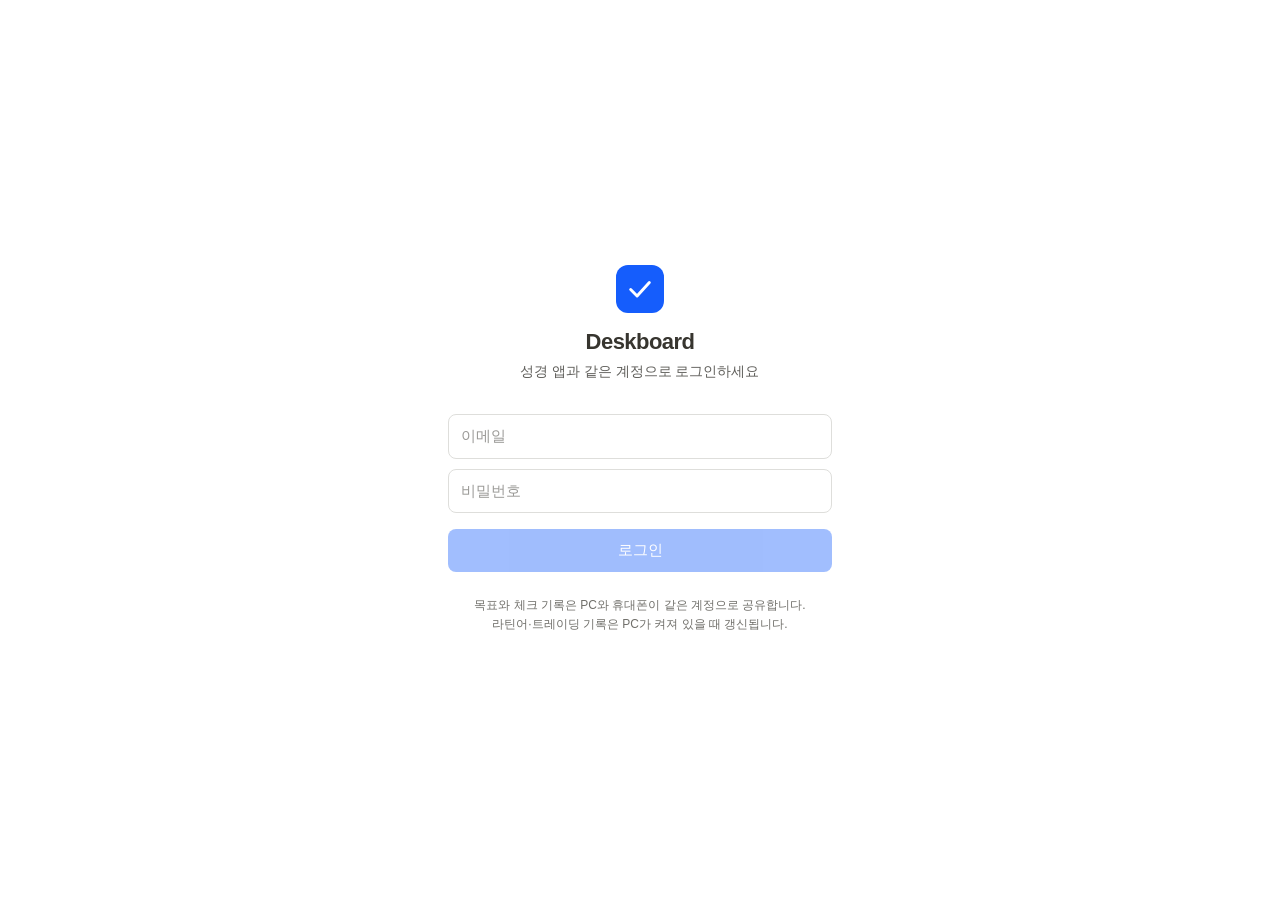
<file: index.html>
<!doctype html>
<html lang="ko">
  <head>
    <meta charset="UTF-8" />
    <meta name="viewport" content="width=device-width, initial-scale=1.0, viewport-fit=cover" />
    <meta http-equiv="Content-Security-Policy" content="default-src 'self'; script-src 'self' 'wasm-unsafe-eval'; worker-src 'self' blob: deskboard-ocr:; style-src 'self' 'unsafe-inline'; img-src 'self' data: blob:; connect-src 'self' deskboard-ocr: https://*.supabase.co wss://*.supabase.co https://api.github.com; font-src 'self'; object-src 'none'; base-uri 'none'; form-action 'self';" />
    <meta name="theme-color" content="#2563eb" />
    <meta name="apple-mobile-web-app-capable" content="yes" />
    <meta name="apple-mobile-web-app-status-bar-style" content="default" />
    <meta name="apple-mobile-web-app-title" content="Deskboard" />
    <link rel="manifest" href="./manifest.webmanifest" />
    <!-- 아이폰 홈 화면 아이콘은 불투명 정사각형이어야 한다(투명 부분은 검게 보임). scripts/make-icon.js가 만든다. -->
    <link rel="icon" type="image/png" sizes="32x32" href="./favicon-32.png" />
    <link rel="apple-touch-icon" href="./apple-touch-icon.png" />
    <title>Deskboard</title>
    <script type="module" crossorigin src="./assets/index-DD4b0Lco.js"></script>
    <link rel="stylesheet" crossorigin href="./assets/index-CZIzCwY5.css">
  </head>
  <body>
    <div id="root"></div>
  </body>
</html>
</file>
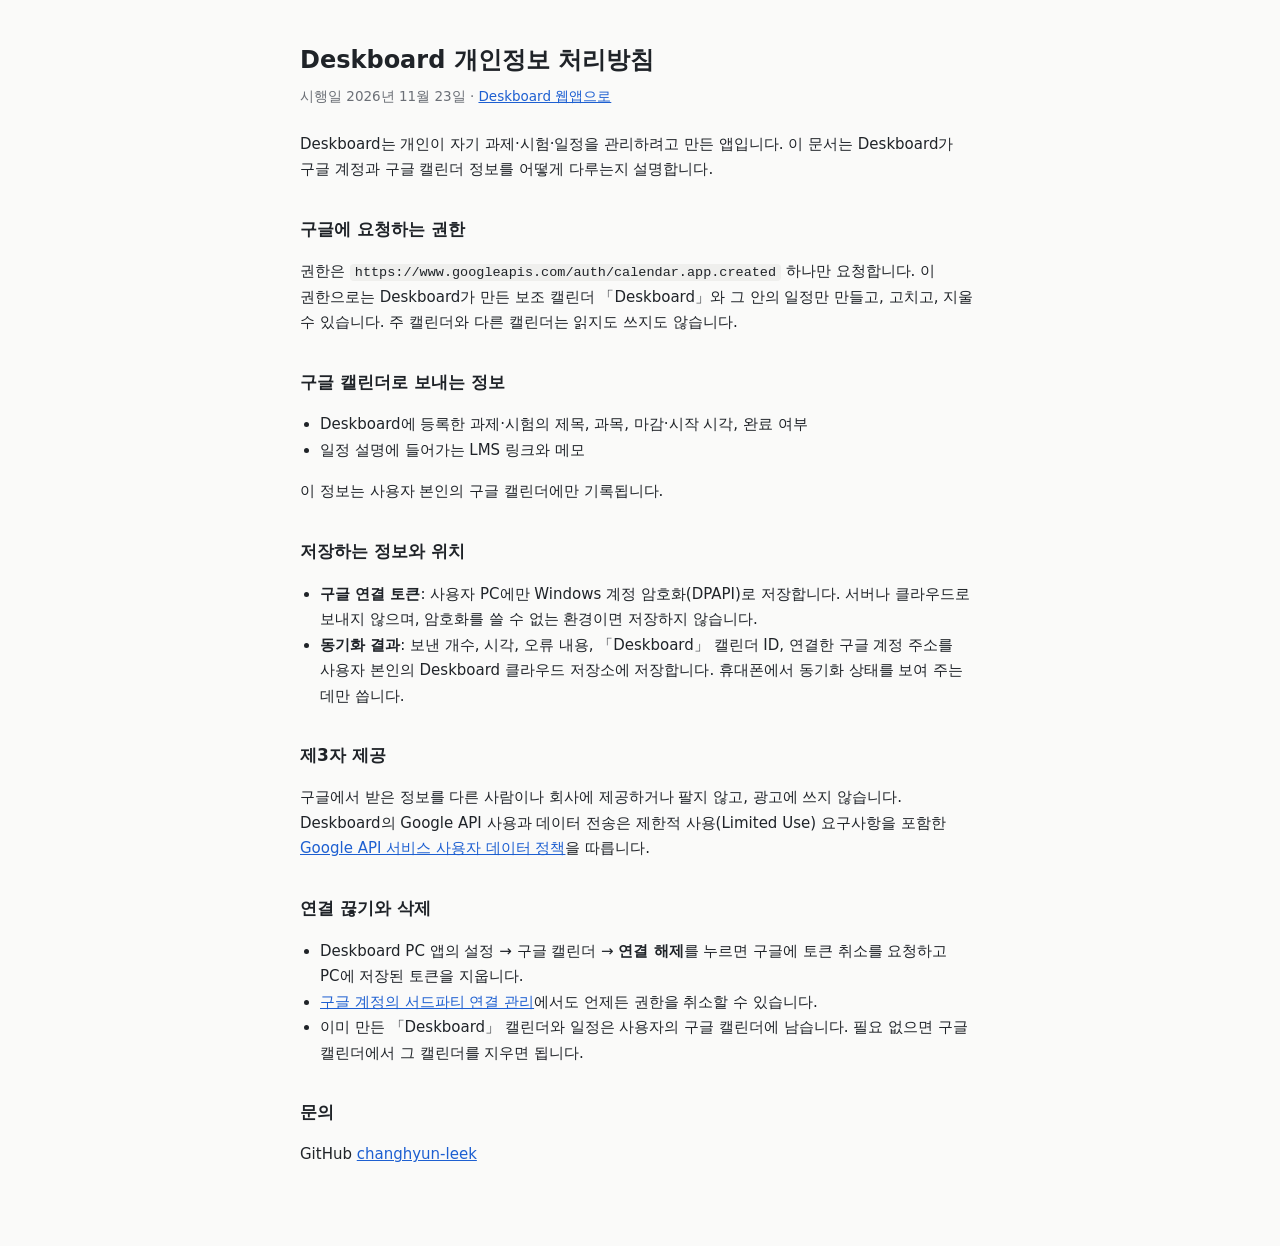
<file: privacy.html>
<!DOCTYPE html>
<html lang="ko">
<head>
<meta charset="utf-8">
<meta name="viewport" content="width=device-width, initial-scale=1">
<title>Deskboard 개인정보 처리방침</title>
<link rel="icon" href="./favicon-32.png">
<style>
  body { margin: 0; font-family: system-ui, -apple-system, "Segoe UI", "Malgun Gothic", sans-serif; color: #1f2328; background: #fafaf9; line-height: 1.7; }
  main { max-width: 680px; margin: 0 auto; padding: 40px 20px 64px; word-break: keep-all; overflow-wrap: anywhere; }
  h1 { font-size: 24px; margin: 0 0 4px; }
  h2 { font-size: 17px; margin: 32px 0 8px; }
  p, li { font-size: 15px; }
  ul { padding-left: 20px; }
  code { font-size: 13.5px; background: #efefed; padding: 1px 5px; border-radius: 4px; }
  .meta { color: #6b6f76; font-size: 13.5px; margin: 0 0 24px; }
  a { color: #1d5fd1; }
</style>
</head>
<body>
<main>
  <h1>Deskboard 개인정보 처리방침</h1>
  <p class="meta">시행일 2026년 11월 23일 · <a href="./">Deskboard 웹앱으로</a></p>

  <p>Deskboard는 개인이 자기 과제·시험·일정을 관리하려고 만든 앱입니다. 이 문서는 Deskboard가 구글 계정과 구글 캘린더 정보를 어떻게 다루는지 설명합니다.</p>

  <h2>구글에 요청하는 권한</h2>
  <p>권한은 <code>https://www.googleapis.com/auth/calendar.app.created</code> 하나만 요청합니다. 이 권한으로는 Deskboard가 만든 보조 캘린더 「Deskboard」와 그 안의 일정만 만들고, 고치고, 지울 수 있습니다. 주 캘린더와 다른 캘린더는 읽지도 쓰지도 않습니다.</p>

  <h2>구글 캘린더로 보내는 정보</h2>
  <ul>
    <li>Deskboard에 등록한 과제·시험의 제목, 과목, 마감·시작 시각, 완료 여부</li>
    <li>일정 설명에 들어가는 LMS 링크와 메모</li>
  </ul>
  <p>이 정보는 사용자 본인의 구글 캘린더에만 기록됩니다.</p>

  <h2>저장하는 정보와 위치</h2>
  <ul>
    <li><b>구글 연결 토큰</b>: 사용자 PC에만 Windows 계정 암호화(DPAPI)로 저장합니다. 서버나 클라우드로 보내지 않으며, 암호화를 쓸 수 없는 환경이면 저장하지 않습니다.</li>
    <li><b>동기화 결과</b>: 보낸 개수, 시각, 오류 내용, 「Deskboard」 캘린더 ID, 연결한 구글 계정 주소를 사용자 본인의 Deskboard 클라우드 저장소에 저장합니다. 휴대폰에서 동기화 상태를 보여 주는 데만 씁니다.</li>
  </ul>

  <h2>제3자 제공</h2>
  <p>구글에서 받은 정보를 다른 사람이나 회사에 제공하거나 팔지 않고, 광고에 쓰지 않습니다. Deskboard의 Google API 사용과 데이터 전송은 제한적 사용(Limited Use) 요구사항을 포함한 <a href="https://developers.google.com/terms/api-services-user-data-policy">Google API 서비스 사용자 데이터 정책</a>을 따릅니다.</p>

  <h2>연결 끊기와 삭제</h2>
  <ul>
    <li>Deskboard PC 앱의 설정 → 구글 캘린더 → <b>연결 해제</b>를 누르면 구글에 토큰 취소를 요청하고 PC에 저장된 토큰을 지웁니다.</li>
    <li><a href="https://myaccount.google.com/permissions">구글 계정의 서드파티 연결 관리</a>에서도 언제든 권한을 취소할 수 있습니다.</li>
    <li>이미 만든 「Deskboard」 캘린더와 일정은 사용자의 구글 캘린더에 남습니다. 필요 없으면 구글 캘린더에서 그 캘린더를 지우면 됩니다.</li>
  </ul>

  <h2>문의</h2>
  <p>GitHub <a href="https://github.com/changhyun-leek">changhyun-leek</a></p>
</main>
</body>
</html>
</file>
<file: assets/index-CZIzCwY5.css>
/*! tailwindcss v4.3.3 | MIT License | https://tailwindcss.com */
@layer properties{@supports (((-webkit-hyphens:none)) and (not (margin-trim:inline))) or ((-moz-orient:inline) and (not (color:rgb(from red r g b)))){*,:before,:after,::backdrop{--tw-border-spacing-x:0;--tw-border-spacing-y:0;--tw-translate-x:0;--tw-translate-y:0;--tw-translate-z:0;--tw-rotate-x:initial;--tw-rotate-y:initial;--tw-rotate-z:initial;--tw-skew-x:initial;--tw-skew-y:initial;--tw-space-y-reverse:0;--tw-divide-y-reverse:0;--tw-border-style:solid;--tw-leading:initial;--tw-font-weight:initial;--tw-tracking:initial;--tw-ordinal:initial;--tw-slashed-zero:initial;--tw-numeric-figure:initial;--tw-numeric-spacing:initial;--tw-numeric-fraction:initial;--tw-shadow:0 0 #0000;--tw-shadow-color:initial;--tw-shadow-alpha:100%;--tw-inset-shadow:0 0 #0000;--tw-inset-shadow-color:initial;--tw-inset-shadow-alpha:100%;--tw-ring-color:initial;--tw-ring-shadow:0 0 #0000;--tw-inset-ring-color:initial;--tw-inset-ring-shadow:0 0 #0000;--tw-ring-inset:initial;--tw-ring-offset-width:0px;--tw-ring-offset-color:#fff;--tw-ring-offset-shadow:0 0 #0000;--tw-outline-style:solid;--tw-blur:initial;--tw-brightness:initial;--tw-contrast:initial;--tw-grayscale:initial;--tw-hue-rotate:initial;--tw-invert:initial;--tw-opacity:initial;--tw-saturate:initial;--tw-sepia:initial;--tw-drop-shadow:initial;--tw-drop-shadow-color:initial;--tw-drop-shadow-alpha:100%;--tw-drop-shadow-size:initial;--tw-duration:initial}}}@layer theme{:root,:host{--font-sans:ui-sans-serif, -apple-system, "Segoe UI", "Malgun Gothic", "Apple SD Gothic Neo", Roboto, "Helvetica Neue", Arial, sans-serif;--font-mono:ui-monospace, SFMono-Regular, Menlo, Monaco, Consolas, "Liberation Mono", "Courier New", monospace;--color-red-50:oklch(97.1% .013 17.38);--color-red-500:oklch(63.7% .237 25.331);--color-red-600:oklch(57.7% .245 27.325);--color-orange-50:oklch(98% .016 73.684);--color-orange-400:oklch(75% .183 55.934);--color-orange-500:oklch(70.5% .213 47.604);--color-orange-700:oklch(55.3% .195 38.402);--color-orange-800:oklch(47% .157 37.304);--color-amber-50:oklch(98.7% .022 95.277);--color-amber-100:oklch(96.2% .059 95.617);--color-amber-200:oklch(92.4% .12 95.746);--color-amber-300:oklch(87.9% .169 91.605);--color-amber-400:oklch(82.8% .189 84.429);--color-amber-500:oklch(76.9% .188 70.08);--color-amber-700:oklch(55.5% .163 48.998);--color-amber-800:oklch(47.3% .137 46.201);--color-amber-900:oklch(41.4% .112 45.904);--color-amber-950:oklch(27.9% .077 45.635);--color-emerald-50:oklch(97.9% .021 166.113);--color-emerald-100:oklch(95% .052 163.051);--color-emerald-200:oklch(90.5% .093 164.15);--color-emerald-300:oklch(84.5% .143 164.978);--color-emerald-400:oklch(76.5% .177 163.223);--color-emerald-500:oklch(69.6% .17 162.48);--color-emerald-600:oklch(59.6% .145 163.225);--color-emerald-700:oklch(50.8% .118 165.612);--color-emerald-800:oklch(43.2% .095 166.913);--color-emerald-900:oklch(37.8% .077 168.94);--color-emerald-950:oklch(26.2% .051 172.552);--color-teal-50:oklch(98.4% .014 180.72);--color-teal-400:oklch(77.7% .152 181.912);--color-teal-500:oklch(70.4% .14 182.503);--color-teal-700:oklch(51.1% .096 186.391);--color-teal-800:oklch(43.7% .078 188.216);--color-sky-50:oklch(97.7% .013 236.62);--color-sky-100:oklch(95.1% .026 236.824);--color-sky-400:oklch(74.6% .16 232.661);--color-sky-500:oklch(68.5% .169 237.323);--color-sky-700:oklch(50% .134 242.749);--color-sky-800:oklch(44.3% .11 240.79);--color-sky-900:oklch(39.1% .09 240.876);--color-blue-50:oklch(97% .014 254.604);--color-blue-100:oklch(93.2% .032 255.585);--color-blue-300:oklch(80.9% .105 251.813);--color-blue-400:oklch(70.7% .165 254.624);--color-blue-500:oklch(62.3% .214 259.815);--color-blue-600:oklch(54.6% .245 262.881);--color-blue-700:oklch(48.8% .243 264.376);--color-blue-800:oklch(42.4% .199 265.638);--color-blue-900:oklch(37.9% .146 265.522);--color-violet-50:oklch(96.9% .016 293.756);--color-violet-100:oklch(94.3% .029 294.588);--color-violet-400:oklch(70.2% .183 293.541);--color-violet-500:oklch(60.6% .25 292.717);--color-violet-600:oklch(54.1% .281 293.009);--color-violet-800:oklch(43.2% .232 292.759);--color-violet-900:oklch(38% .189 293.745);--color-fuchsia-600:oklch(59.1% .293 322.896);--color-rose-50:oklch(96.9% .015 12.422);--color-rose-100:oklch(94.1% .03 12.58);--color-rose-400:oklch(71.2% .194 13.428);--color-rose-500:oklch(64.5% .246 16.439);--color-rose-600:oklch(58.6% .253 17.585);--color-rose-700:oklch(51.4% .222 16.935);--color-rose-800:oklch(45.5% .188 13.697);--color-rose-900:oklch(41% .159 10.272);--color-neutral-50:oklch(98.5% 0 none);--color-neutral-100:oklch(97% 0 none);--color-neutral-200:oklch(92.2% 0 none);--color-neutral-300:oklch(87% 0 none);--color-neutral-400:oklch(70.8% 0 none);--color-neutral-500:oklch(55.6% 0 none);--color-neutral-600:oklch(43.9% 0 none);--color-neutral-800:oklch(26.9% 0 none);--color-neutral-900:oklch(20.5% 0 none);--color-black:#000;--color-white:#fff;--spacing:.25rem;--container-sm:24rem;--container-md:28rem;--container-lg:32rem;--container-xl:36rem;--container-2xl:42rem;--container-3xl:48rem;--container-4xl:56rem;--container-5xl:64rem;--container-6xl:72rem;--text-lg:1.125rem;--text-lg--line-height:calc(1.75 / 1.125);--text-xl:1.25rem;--text-xl--line-height:calc(1.75 / 1.25);--font-weight-normal:400;--font-weight-medium:500;--font-weight-semibold:600;--font-weight-bold:700;--tracking-tight:-.025em;--tracking-wide:.025em;--leading-tight:1.25;--leading-relaxed:1.625;--radius-sm:.25rem;--radius-md:.375rem;--radius-lg:.5rem;--radius-xl:.75rem;--radius-2xl:1rem;--animate-pulse:pulse 2s cubic-bezier(.4, 0, .6, 1) infinite;--default-transition-duration:.15s;--default-transition-timing-function:cubic-bezier(.4, 0, .2, 1);--default-font-family:var(--font-sans);--default-mono-font-family:var(--font-mono);--color-ink:#37352f;--color-ink-light:#5f5e5a;--color-ink-faint:#706f6a;--color-rule:#dededb;--color-hover:#f7f7f5;--color-canvas:#fff}}@layer base{*,:after,:before,::backdrop{box-sizing:border-box;border:0 solid;margin:0;padding:0}::file-selector-button{box-sizing:border-box;border:0 solid;margin:0;padding:0}html,:host{-webkit-text-size-adjust:100%;tab-size:4;line-height:1.5;font-family:var(--default-font-family,-apple-system, BlinkMacSystemFont, "Segoe UI", Roboto, "Helvetica Neue", "Noto Sans", Arial, sans-serif, "Apple Color Emoji", "Segoe UI Emoji", "Segoe UI Symbol", "Noto Color Emoji");font-feature-settings:var(--default-font-feature-settings,normal);font-variation-settings:var(--default-font-variation-settings,normal);-webkit-tap-highlight-color:transparent}hr{height:0;color:inherit;border-top-width:1px}abbr:where([title]){-webkit-text-decoration:underline dotted;text-decoration:underline dotted}h1,h2,h3,h4,h5,h6{font-size:inherit;font-weight:inherit}a{color:inherit;-webkit-text-decoration:inherit;-webkit-text-decoration:inherit;-webkit-text-decoration:inherit;-webkit-text-decoration:inherit;text-decoration:inherit}b,strong{font-weight:bolder}code,kbd,samp,pre{font-family:var(--default-mono-font-family,ui-monospace, SFMono-Regular, Menlo, Monaco, Consolas, "Liberation Mono", "Courier New", monospace);font-feature-settings:var(--default-mono-font-feature-settings,normal);font-variation-settings:var(--default-mono-font-variation-settings,normal);font-size:1em}small{font-size:80%}sub,sup{vertical-align:baseline;font-size:75%;line-height:0;position:relative}sub{bottom:-.25em}sup{top:-.5em}table{text-indent:0;border-color:inherit;border-collapse:collapse}:-moz-focusring:where(:not(iframe)){outline:auto}progress{vertical-align:baseline}summary{display:list-item}ol,ul,menu{list-style:none}img,svg,video,canvas,audio,iframe,embed,object{vertical-align:middle;display:block}img,video{max-width:100%;height:auto}button,input,select,optgroup,textarea{font:inherit;font-feature-settings:inherit;font-variation-settings:inherit;letter-spacing:inherit;color:inherit;opacity:1;background-color:#0000;border-radius:0}::file-selector-button{font:inherit;font-feature-settings:inherit;font-variation-settings:inherit;letter-spacing:inherit;color:inherit;opacity:1;background-color:#0000;border-radius:0}:where(select:is([multiple],[size])) optgroup{font-weight:bolder}:where(select:is([multiple],[size])) optgroup option{padding-inline-start:20px}::file-selector-button{margin-inline-end:4px}::placeholder{opacity:1}@supports (not ((-webkit-appearance:-apple-pay-button))) or (contain-intrinsic-size:1px){::placeholder{color:currentColor}@supports (color:color-mix(in lab, red, red)){::placeholder{color:color-mix(in oklab, currentcolor 50%, transparent)}}}textarea{resize:vertical}::-webkit-search-decoration{-webkit-appearance:none}::-webkit-date-and-time-value{min-height:1lh;text-align:inherit}::-webkit-datetime-edit{display:inline-flex}::-webkit-datetime-edit-fields-wrapper{padding:0}::-webkit-datetime-edit{padding-block:0}::-webkit-datetime-edit-year-field{padding-block:0}::-webkit-datetime-edit-month-field{padding-block:0}::-webkit-datetime-edit-day-field{padding-block:0}::-webkit-datetime-edit-hour-field{padding-block:0}::-webkit-datetime-edit-minute-field{padding-block:0}::-webkit-datetime-edit-second-field{padding-block:0}::-webkit-datetime-edit-millisecond-field{padding-block:0}::-webkit-datetime-edit-meridiem-field{padding-block:0}::-webkit-calendar-picker-indicator{line-height:1}:-moz-ui-invalid{box-shadow:none}button,input:where([type=button],[type=reset],[type=submit]){appearance:button}::file-selector-button{appearance:button}::-webkit-inner-spin-button{height:auto}::-webkit-outer-spin-button{height:auto}[hidden]:where(:not([hidden=until-found])){display:none!important}}@layer components;@layer utilities{.pointer-events-none{pointer-events:none}.visible{visibility:visible}.sr-only{clip-path:inset(50%);white-space:nowrap;border-width:0;width:1px;height:1px;margin:-1px;padding:0;position:absolute;overflow:hidden}.absolute{position:absolute}.fixed{position:fixed}.relative{position:relative}.static{position:static}.inset-0{inset:0}.inset-x-0{inset-inline:0}.inset-x-px{inset-inline:1px}.inset-y-0{inset-block:0}.-top-\[5px\]{top:-5px}.top-1\/2{top:50%}.top-\[30px\]{top:30px}.right-0{right:0}.right-1{right:var(--spacing)}.right-2{right:calc(var(--spacing) * 2)}.bottom-0{bottom:0}.-left-1{left:calc(var(--spacing) * -1)}.left-1\/2{left:50%}.z-10{z-index:10}.z-20{z-index:20}.z-30{z-index:30}.z-40{z-index:40}.z-50{z-index:50}.col-span-2{grid-column:span 2/span 2}.m-0{margin:0}.-mx-2{margin-inline:calc(var(--spacing) * -2)}.mx-0\.5{margin-inline:calc(var(--spacing) * .5)}.mx-1\.5{margin-inline:calc(var(--spacing) * 1.5)}.mx-auto{margin-inline:auto}.-my-2\.5{margin-block:calc(var(--spacing) * -2.5)}.my-auto{margin-block:auto}.-mt-3{margin-top:calc(var(--spacing) * -3)}.-mt-6{margin-top:calc(var(--spacing) * -6)}.mt-0\.5{margin-top:calc(var(--spacing) * .5)}.mt-1{margin-top:var(--spacing)}.mt-1\.5{margin-top:calc(var(--spacing) * 1.5)}.mt-2{margin-top:calc(var(--spacing) * 2)}.mt-3{margin-top:calc(var(--spacing) * 3)}.mt-4{margin-top:calc(var(--spacing) * 4)}.mt-5{margin-top:calc(var(--spacing) * 5)}.mt-6{margin-top:calc(var(--spacing) * 6)}.mt-8{margin-top:calc(var(--spacing) * 8)}.mt-px{margin-top:1px}.mr-1{margin-right:var(--spacing)}.mb-0{margin-bottom:0}.mb-1{margin-bottom:var(--spacing)}.mb-1\.5{margin-bottom:calc(var(--spacing) * 1.5)}.mb-2{margin-bottom:calc(var(--spacing) * 2)}.mb-3{margin-bottom:calc(var(--spacing) * 3)}.mb-4{margin-bottom:calc(var(--spacing) * 4)}.mb-5{margin-bottom:calc(var(--spacing) * 5)}.mb-6{margin-bottom:calc(var(--spacing) * 6)}.mb-8{margin-bottom:calc(var(--spacing) * 8)}.-ml-2{margin-left:calc(var(--spacing) * -2)}.ml-1{margin-left:var(--spacing)}.ml-1\.5{margin-left:calc(var(--spacing) * 1.5)}.ml-2{margin-left:calc(var(--spacing) * 2)}.ml-auto{margin-left:auto}.block{display:block}.contents{display:contents}.flex{display:flex}.grid{display:grid}.hidden{display:none}.hidden\!{display:none!important}.inline-block{display:inline-block}.inline-flex{display:inline-flex}.inline-grid{display:inline-grid}.table{display:table}.aspect-square{aspect-ratio:1}.h-0\.5{height:calc(var(--spacing) * .5)}.h-1{height:var(--spacing)}.h-1\.5{height:calc(var(--spacing) * 1.5)}.h-2{height:calc(var(--spacing) * 2)}.h-2\.5{height:calc(var(--spacing) * 2.5)}.h-3{height:calc(var(--spacing) * 3)}.h-3\.5{height:calc(var(--spacing) * 3.5)}.h-4{height:calc(var(--spacing) * 4)}.h-5{height:calc(var(--spacing) * 5)}.h-6{height:calc(var(--spacing) * 6)}.h-7{height:calc(var(--spacing) * 7)}.h-8{height:calc(var(--spacing) * 8)}.h-9{height:calc(var(--spacing) * 9)}.h-10{height:calc(var(--spacing) * 10)}.h-11{height:calc(var(--spacing) * 11)}.h-12{height:calc(var(--spacing) * 12)}.h-24{height:calc(var(--spacing) * 24)}.h-28{height:calc(var(--spacing) * 28)}.h-40{height:calc(var(--spacing) * 40)}.h-64{height:calc(var(--spacing) * 64)}.h-\[3px\]{height:3px}.h-\[18px\]{height:18px}.h-full{height:100%}.h-px{height:1px}.h-screen{height:100vh}.max-h-48{max-height:calc(var(--spacing) * 48)}.max-h-\[88vh\]{max-height:88vh}.max-h-\[90vh\]{max-height:90vh}.max-h-\[94vh\]{max-height:94vh}.min-h-0{min-height:0}.min-h-8{min-height:calc(var(--spacing) * 8)}.min-h-9{min-height:calc(var(--spacing) * 9)}.min-h-11{min-height:calc(var(--spacing) * 11)}.min-h-\[84px\]{min-height:84px}.min-h-full{min-height:100%}.min-h-screen{min-height:100vh}.w-1{width:var(--spacing)}.w-1\.5{width:calc(var(--spacing) * 1.5)}.w-2{width:calc(var(--spacing) * 2)}.w-2\.5{width:calc(var(--spacing) * 2.5)}.w-3{width:calc(var(--spacing) * 3)}.w-3\.5{width:calc(var(--spacing) * 3.5)}.w-4{width:calc(var(--spacing) * 4)}.w-5{width:calc(var(--spacing) * 5)}.w-6{width:calc(var(--spacing) * 6)}.w-7{width:calc(var(--spacing) * 7)}.w-9{width:calc(var(--spacing) * 9)}.w-10{width:calc(var(--spacing) * 10)}.w-11{width:calc(var(--spacing) * 11)}.w-12{width:calc(var(--spacing) * 12)}.w-14{width:calc(var(--spacing) * 14)}.w-16{width:calc(var(--spacing) * 16)}.w-24{width:calc(var(--spacing) * 24)}.w-28{width:calc(var(--spacing) * 28)}.w-32{width:calc(var(--spacing) * 32)}.w-36{width:calc(var(--spacing) * 36)}.w-40{width:calc(var(--spacing) * 40)}.w-52{width:calc(var(--spacing) * 52)}.w-56{width:calc(var(--spacing) * 56)}.w-\[9\.5rem\]{width:9.5rem}.w-\[18px\]{width:18px}.w-\[26px\]{width:26px}.w-\[74px\]{width:74px}.w-\[78px\]{width:78px}.w-\[108px\]{width:108px}.w-full{width:100%}.w-px{width:1px}.max-w-2xl{max-width:var(--container-2xl)}.max-w-3xl{max-width:var(--container-3xl)}.max-w-4xl{max-width:var(--container-4xl)}.max-w-5xl{max-width:var(--container-5xl)}.max-w-6xl{max-width:var(--container-6xl)}.max-w-\[34px\]{max-width:34px}.max-w-\[120px\]{max-width:120px}.max-w-full{max-width:100%}.max-w-lg{max-width:var(--container-lg)}.max-w-md{max-width:var(--container-md)}.max-w-sm{max-width:var(--container-sm)}.max-w-xl{max-width:var(--container-xl)}.min-w-0{min-width:0}.min-w-11{min-width:calc(var(--spacing) * 11)}.min-w-\[7\.5rem\]{min-width:7.5rem}.min-w-\[92px\]{min-width:92px}.min-w-\[420px\]{min-width:420px}.min-w-max{min-width:max-content}.flex-1{flex:1}.shrink-0{flex-shrink:0}.border-separate{border-collapse:separate}.border-spacing-1{--tw-border-spacing-x:var(--spacing);--tw-border-spacing-y:var(--spacing);border-spacing:var(--tw-border-spacing-x) var(--tw-border-spacing-y)}.-translate-x-1\/2{--tw-translate-x:calc(calc(1 / 2 * 100%) * -1);translate:var(--tw-translate-x) var(--tw-translate-y)}.-translate-y-1\/2{--tw-translate-y:calc(calc(1 / 2 * 100%) * -1);translate:var(--tw-translate-x) var(--tw-translate-y)}.transform{transform:var(--tw-rotate-x,) var(--tw-rotate-y,) var(--tw-rotate-z,) var(--tw-skew-x,) var(--tw-skew-y,)}.animate-pulse{animation:var(--animate-pulse)}.cursor-pointer{cursor:pointer}.resize{resize:both}.resize-none{resize:none}.resize-y{resize:vertical}.list-decimal{list-style-type:decimal}.list-disc{list-style-type:disc}.list-none{list-style-type:none}.grid-cols-1{grid-template-columns:repeat(1,minmax(0,1fr))}.grid-cols-2{grid-template-columns:repeat(2,minmax(0,1fr))}.grid-cols-7{grid-template-columns:repeat(7,minmax(0,1fr))}.flex-col{flex-direction:column}.flex-col-reverse{flex-direction:column-reverse}.flex-wrap{flex-wrap:wrap}.place-items-center{place-items:center}.items-baseline{align-items:baseline}.items-center{align-items:center}.items-end{align-items:flex-end}.items-start{align-items:flex-start}.items-stretch{align-items:stretch}.justify-between{justify-content:space-between}.justify-center{justify-content:center}.justify-end{justify-content:flex-end}.justify-start{justify-content:flex-start}.gap-0\.5{gap:calc(var(--spacing) * .5)}.gap-1{gap:var(--spacing)}.gap-1\.5{gap:calc(var(--spacing) * 1.5)}.gap-2{gap:calc(var(--spacing) * 2)}.gap-2\.5{gap:calc(var(--spacing) * 2.5)}.gap-3{gap:calc(var(--spacing) * 3)}.gap-4{gap:calc(var(--spacing) * 4)}.gap-5{gap:calc(var(--spacing) * 5)}:where(.space-y-0\.5>:not(:last-child)){--tw-space-y-reverse:0;margin-block-start:calc(calc(var(--spacing) * .5) * var(--tw-space-y-reverse));margin-block-end:calc(calc(var(--spacing) * .5) * calc(1 - var(--tw-space-y-reverse)))}:where(.space-y-1>:not(:last-child)){--tw-space-y-reverse:0;margin-block-start:calc(var(--spacing) * var(--tw-space-y-reverse));margin-block-end:calc(var(--spacing) * calc(1 - var(--tw-space-y-reverse)))}:where(.space-y-1\.5>:not(:last-child)){--tw-space-y-reverse:0;margin-block-start:calc(calc(var(--spacing) * 1.5) * var(--tw-space-y-reverse));margin-block-end:calc(calc(var(--spacing) * 1.5) * calc(1 - var(--tw-space-y-reverse)))}:where(.space-y-2>:not(:last-child)){--tw-space-y-reverse:0;margin-block-start:calc(calc(var(--spacing) * 2) * var(--tw-space-y-reverse));margin-block-end:calc(calc(var(--spacing) * 2) * calc(1 - var(--tw-space-y-reverse)))}:where(.space-y-2\.5>:not(:last-child)){--tw-space-y-reverse:0;margin-block-start:calc(calc(var(--spacing) * 2.5) * var(--tw-space-y-reverse));margin-block-end:calc(calc(var(--spacing) * 2.5) * calc(1 - var(--tw-space-y-reverse)))}:where(.space-y-3>:not(:last-child)){--tw-space-y-reverse:0;margin-block-start:calc(calc(var(--spacing) * 3) * var(--tw-space-y-reverse));margin-block-end:calc(calc(var(--spacing) * 3) * calc(1 - var(--tw-space-y-reverse)))}:where(.space-y-4>:not(:last-child)){--tw-space-y-reverse:0;margin-block-start:calc(calc(var(--spacing) * 4) * var(--tw-space-y-reverse));margin-block-end:calc(calc(var(--spacing) * 4) * calc(1 - var(--tw-space-y-reverse)))}:where(.space-y-6>:not(:last-child)){--tw-space-y-reverse:0;margin-block-start:calc(calc(var(--spacing) * 6) * var(--tw-space-y-reverse));margin-block-end:calc(calc(var(--spacing) * 6) * calc(1 - var(--tw-space-y-reverse)))}:where(.space-y-8>:not(:last-child)){--tw-space-y-reverse:0;margin-block-start:calc(calc(var(--spacing) * 8) * var(--tw-space-y-reverse));margin-block-end:calc(calc(var(--spacing) * 8) * calc(1 - var(--tw-space-y-reverse)))}.gap-x-1\.5{column-gap:calc(var(--spacing) * 1.5)}.gap-x-2{column-gap:calc(var(--spacing) * 2)}.gap-x-2\.5{column-gap:calc(var(--spacing) * 2.5)}.gap-x-3{column-gap:calc(var(--spacing) * 3)}.gap-x-4{column-gap:calc(var(--spacing) * 4)}.gap-x-5{column-gap:calc(var(--spacing) * 5)}.gap-y-0\.5{row-gap:calc(var(--spacing) * .5)}.gap-y-1{row-gap:var(--spacing)}.gap-y-1\.5{row-gap:calc(var(--spacing) * 1.5)}.gap-y-2{row-gap:calc(var(--spacing) * 2)}.gap-y-\[3px\]{row-gap:3px}:where(.divide-y>:not(:last-child)){--tw-divide-y-reverse:0;border-bottom-style:var(--tw-border-style);border-top-style:var(--tw-border-style);border-top-width:calc(1px * var(--tw-divide-y-reverse));border-bottom-width:calc(1px * calc(1 - var(--tw-divide-y-reverse)))}:where(.divide-\[var\(--color-rule\)\]>:not(:last-child)){border-color:var(--color-rule)}.self-start{align-self:flex-start}.truncate{text-overflow:ellipsis;white-space:nowrap;overflow:hidden}.overflow-auto{overflow:auto}.overflow-hidden{overflow:hidden}.overflow-x-auto{overflow-x:auto}.overflow-y-auto{overflow-y:auto}.rounded{border-radius:.25rem}.rounded-2xl{border-radius:var(--radius-2xl)}.rounded-\[3px\]{border-radius:3px}.rounded-\[4px\]{border-radius:4px}.rounded-full{border-radius:2147483647px}.rounded-lg{border-radius:var(--radius-lg)}.rounded-md{border-radius:var(--radius-md)}.rounded-sm{border-radius:var(--radius-sm)}.rounded-xl{border-radius:var(--radius-xl)}.rounded-t{border-top-left-radius:.25rem;border-top-right-radius:.25rem}.rounded-l{border-top-left-radius:.25rem;border-bottom-left-radius:.25rem}.rounded-l-none{border-top-left-radius:0;border-bottom-left-radius:0}.rounded-r{border-top-right-radius:.25rem;border-bottom-right-radius:.25rem}.rounded-r-none{border-top-right-radius:0;border-bottom-right-radius:0}.border{border-style:var(--tw-border-style);border-width:1px}.border-2{border-style:var(--tw-border-style);border-width:2px}.border-4{border-style:var(--tw-border-style);border-width:4px}.border-t{border-top-style:var(--tw-border-style);border-top-width:1px}.border-t-2{border-top-style:var(--tw-border-style);border-top-width:2px}.border-r{border-right-style:var(--tw-border-style);border-right-width:1px}.border-b{border-bottom-style:var(--tw-border-style);border-bottom-width:1px}.border-b-2{border-bottom-style:var(--tw-border-style);border-bottom-width:2px}.border-l{border-left-style:var(--tw-border-style);border-left-width:1px}.border-dashed{--tw-border-style:dashed;border-style:dashed}.border-\[var\(--color-rule\)\]{border-color:var(--color-rule)}.border-amber-200{border-color:var(--color-amber-200)}.border-amber-300{border-color:var(--color-amber-300)}.border-blue-100{border-color:var(--color-blue-100)}.border-blue-400{border-color:var(--color-blue-400)}.border-blue-500{border-color:var(--color-blue-500)}.border-blue-600{border-color:var(--color-blue-600)}.border-emerald-600{border-color:var(--color-emerald-600)}.border-neutral-100{border-color:var(--color-neutral-100)}.border-neutral-200{border-color:var(--color-neutral-200)}.border-neutral-300{border-color:var(--color-neutral-300)}.border-neutral-900{border-color:var(--color-neutral-900)}.border-red-500{border-color:var(--color-red-500)}.border-transparent{border-color:#0000}.border-white{border-color:var(--color-white)}.bg-\[\#efeeeb\]{background-color:#efeeeb}.bg-\[\#fbfbfa\]{background-color:#fbfbfa}.bg-\[var\(--color-hover\)\]{background-color:var(--color-hover)}.bg-\[var\(--color-rule\)\]{background-color:var(--color-rule)}.bg-amber-50{background-color:var(--color-amber-50)}.bg-amber-100{background-color:var(--color-amber-100)}.bg-amber-200{background-color:var(--color-amber-200)}.bg-amber-400{background-color:var(--color-amber-400)}.bg-amber-500{background-color:var(--color-amber-500)}.bg-black\/35{background-color:#00000059}@supports (color:color-mix(in lab, red, red)){.bg-black\/35{background-color:color-mix(in oklab, var(--color-black) 35%, transparent)}}.bg-black\/40{background-color:#0006}@supports (color:color-mix(in lab, red, red)){.bg-black\/40{background-color:color-mix(in oklab, var(--color-black) 40%, transparent)}}.bg-blue-50{background-color:var(--color-blue-50)}.bg-blue-50\/40{background-color:#eff6ff66}@supports (color:color-mix(in lab, red, red)){.bg-blue-50\/40{background-color:color-mix(in oklab, var(--color-blue-50) 40%, transparent)}}.bg-blue-50\/50{background-color:#eff6ff80}@supports (color:color-mix(in lab, red, red)){.bg-blue-50\/50{background-color:color-mix(in oklab, var(--color-blue-50) 50%, transparent)}}.bg-blue-50\/60{background-color:#eff6ff99}@supports (color:color-mix(in lab, red, red)){.bg-blue-50\/60{background-color:color-mix(in oklab, var(--color-blue-50) 60%, transparent)}}.bg-blue-50\/70{background-color:#eff6ffb3}@supports (color:color-mix(in lab, red, red)){.bg-blue-50\/70{background-color:color-mix(in oklab, var(--color-blue-50) 70%, transparent)}}.bg-blue-100{background-color:var(--color-blue-100)}.bg-blue-500{background-color:var(--color-blue-500)}.bg-blue-600{background-color:var(--color-blue-600)}.bg-emerald-50{background-color:var(--color-emerald-50)}.bg-emerald-100{background-color:var(--color-emerald-100)}.bg-emerald-200{background-color:var(--color-emerald-200)}.bg-emerald-300{background-color:var(--color-emerald-300)}.bg-emerald-400{background-color:var(--color-emerald-400)}.bg-emerald-500{background-color:var(--color-emerald-500)}.bg-emerald-600{background-color:var(--color-emerald-600)}.bg-fuchsia-600{background-color:var(--color-fuchsia-600)}.bg-neutral-50{background-color:var(--color-neutral-50)}.bg-neutral-50\/70{background-color:#fafafab3}@supports (color:color-mix(in lab, red, red)){.bg-neutral-50\/70{background-color:color-mix(in oklab, var(--color-neutral-50) 70%, transparent)}}.bg-neutral-100{background-color:var(--color-neutral-100)}.bg-neutral-200{background-color:var(--color-neutral-200)}.bg-neutral-200\/60{background-color:#e5e5e599}@supports (color:color-mix(in lab, red, red)){.bg-neutral-200\/60{background-color:color-mix(in oklab, var(--color-neutral-200) 60%, transparent)}}.bg-neutral-300{background-color:var(--color-neutral-300)}.bg-neutral-400{background-color:var(--color-neutral-400)}.bg-neutral-500\/10{background-color:#7373731a}@supports (color:color-mix(in lab, red, red)){.bg-neutral-500\/10{background-color:color-mix(in oklab, var(--color-neutral-500) 10%, transparent)}}.bg-neutral-900{background-color:var(--color-neutral-900)}.bg-orange-50{background-color:var(--color-orange-50)}.bg-orange-400{background-color:var(--color-orange-400)}.bg-orange-500{background-color:var(--color-orange-500)}.bg-orange-700{background-color:var(--color-orange-700)}.bg-red-500{background-color:var(--color-red-500)}.bg-rose-50{background-color:var(--color-rose-50)}.bg-rose-100{background-color:var(--color-rose-100)}.bg-rose-400{background-color:var(--color-rose-400)}.bg-rose-500{background-color:var(--color-rose-500)}.bg-rose-600{background-color:var(--color-rose-600)}.bg-sky-50{background-color:var(--color-sky-50)}.bg-sky-100{background-color:var(--color-sky-100)}.bg-sky-400{background-color:var(--color-sky-400)}.bg-sky-500{background-color:var(--color-sky-500)}.bg-sky-700{background-color:var(--color-sky-700)}.bg-teal-50{background-color:var(--color-teal-50)}.bg-teal-400{background-color:var(--color-teal-400)}.bg-teal-500{background-color:var(--color-teal-500)}.bg-teal-700{background-color:var(--color-teal-700)}.bg-transparent{background-color:#0000}.bg-violet-50{background-color:var(--color-violet-50)}.bg-violet-100{background-color:var(--color-violet-100)}.bg-violet-400{background-color:var(--color-violet-400)}.bg-violet-500{background-color:var(--color-violet-500)}.bg-violet-600{background-color:var(--color-violet-600)}.bg-white{background-color:var(--color-white)}.p-0\.5{padding:calc(var(--spacing) * .5)}.p-1{padding:var(--spacing)}.p-2{padding:calc(var(--spacing) * 2)}.p-2\.5{padding:calc(var(--spacing) * 2.5)}.p-3{padding:calc(var(--spacing) * 3)}.p-4{padding:calc(var(--spacing) * 4)}.p-5{padding:calc(var(--spacing) * 5)}.p-6{padding:calc(var(--spacing) * 6)}.p-8{padding:calc(var(--spacing) * 8)}.px-0\.5{padding-inline:calc(var(--spacing) * .5)}.px-1{padding-inline:var(--spacing)}.px-1\.5{padding-inline:calc(var(--spacing) * 1.5)}.px-2{padding-inline:calc(var(--spacing) * 2)}.px-2\.5{padding-inline:calc(var(--spacing) * 2.5)}.px-3{padding-inline:calc(var(--spacing) * 3)}.px-3\.5{padding-inline:calc(var(--spacing) * 3.5)}.px-4{padding-inline:calc(var(--spacing) * 4)}.px-5{padding-inline:calc(var(--spacing) * 5)}.px-6{padding-inline:calc(var(--spacing) * 6)}.py-0\.5{padding-block:calc(var(--spacing) * .5)}.py-1{padding-block:var(--spacing)}.py-1\.5{padding-block:calc(var(--spacing) * 1.5)}.py-2{padding-block:calc(var(--spacing) * 2)}.py-2\.5{padding-block:calc(var(--spacing) * 2.5)}.py-3{padding-block:calc(var(--spacing) * 3)}.py-4{padding-block:calc(var(--spacing) * 4)}.py-5{padding-block:calc(var(--spacing) * 5)}.py-6{padding-block:calc(var(--spacing) * 6)}.py-8{padding-block:calc(var(--spacing) * 8)}.py-10{padding-block:calc(var(--spacing) * 10)}.py-12{padding-block:calc(var(--spacing) * 12)}.py-16{padding-block:calc(var(--spacing) * 16)}.py-\[7px\]{padding-block:7px}.pt-1{padding-top:var(--spacing)}.pt-2{padding-top:calc(var(--spacing) * 2)}.pt-2\.5{padding-top:calc(var(--spacing) * 2.5)}.pt-3{padding-top:calc(var(--spacing) * 3)}.pt-5{padding-top:calc(var(--spacing) * 5)}.pt-6{padding-top:calc(var(--spacing) * 6)}.pt-\[4vh\]{padding-top:4vh}.pb-1{padding-bottom:var(--spacing)}.pb-3{padding-bottom:calc(var(--spacing) * 3)}.pb-10{padding-bottom:calc(var(--spacing) * 10)}.pl-5{padding-left:calc(var(--spacing) * 5)}.text-center{text-align:center}.text-left{text-align:left}.text-right{text-align:right}.font-mono{font-family:var(--font-mono)}.text-lg{font-size:var(--text-lg);line-height:var(--tw-leading,var(--text-lg--line-height))}.text-xl{font-size:var(--text-xl);line-height:var(--tw-leading,var(--text-xl--line-height))}.text-\[9px\]{font-size:9px}.text-\[10\.5px\]{font-size:10.5px}.text-\[10px\]{font-size:10px}.text-\[11\.5px\]{font-size:11.5px}.text-\[11px\]{font-size:11px}.text-\[12\.5px\]{font-size:12.5px}.text-\[12px\]{font-size:12px}.text-\[13\.5px\]{font-size:13.5px}.text-\[13px\]{font-size:13px}.text-\[14\.5px\]{font-size:14.5px}.text-\[14px\]{font-size:14px}.text-\[15\.5px\]{font-size:15.5px}.text-\[15px\]{font-size:15px}.text-\[16px\]{font-size:16px}.text-\[17px\]{font-size:17px}.text-\[18px\]{font-size:18px}.text-\[19px\]{font-size:19px}.text-\[20px\]{font-size:20px}.text-\[22px\]{font-size:22px}.text-\[24px\]{font-size:24px}.text-\[34px\]{font-size:34px}.text-\[36px\]{font-size:36px}.leading-4{--tw-leading:calc(var(--spacing) * 4);line-height:calc(var(--spacing) * 4)}.leading-\[1\.25\]{--tw-leading:1.25;line-height:1.25}.leading-none{--tw-leading:1;line-height:1}.leading-relaxed{--tw-leading:var(--leading-relaxed);line-height:var(--leading-relaxed)}.leading-tight{--tw-leading:var(--leading-tight);line-height:var(--leading-tight)}.font-bold{--tw-font-weight:var(--font-weight-bold);font-weight:var(--font-weight-bold)}.font-medium{--tw-font-weight:var(--font-weight-medium);font-weight:var(--font-weight-medium)}.font-normal{--tw-font-weight:var(--font-weight-normal);font-weight:var(--font-weight-normal)}.font-semibold{--tw-font-weight:var(--font-weight-semibold);font-weight:var(--font-weight-semibold)}.tracking-tight{--tw-tracking:var(--tracking-tight);letter-spacing:var(--tracking-tight)}.tracking-wide{--tw-tracking:var(--tracking-wide);letter-spacing:var(--tracking-wide)}.\[overflow-wrap\:anywhere\]{overflow-wrap:anywhere}.break-all{word-break:break-all}.break-keep{word-break:keep-all}.whitespace-nowrap{white-space:nowrap}.whitespace-pre-line{white-space:pre-line}.whitespace-pre-wrap{white-space:pre-wrap}.text-\[var\(--color-ink\)\]{color:var(--color-ink)}.text-\[var\(--color-ink-faint\)\]{color:var(--color-ink-faint)}.text-\[var\(--color-ink-light\)\]{color:var(--color-ink-light)}.text-amber-700{color:var(--color-amber-700)}.text-amber-800{color:var(--color-amber-800)}.text-amber-900{color:var(--color-amber-900)}.text-amber-950{color:var(--color-amber-950)}.text-blue-600{color:var(--color-blue-600)}.text-blue-700{color:var(--color-blue-700)}.text-blue-800{color:var(--color-blue-800)}.text-blue-900{color:var(--color-blue-900)}.text-emerald-600{color:var(--color-emerald-600)}.text-emerald-700{color:var(--color-emerald-700)}.text-emerald-800{color:var(--color-emerald-800)}.text-emerald-900{color:var(--color-emerald-900)}.text-emerald-950{color:var(--color-emerald-950)}.text-neutral-400{color:var(--color-neutral-400)}.text-neutral-600{color:var(--color-neutral-600)}.text-neutral-800{color:var(--color-neutral-800)}.text-orange-800{color:var(--color-orange-800)}.text-red-600{color:var(--color-red-600)}.text-rose-600{color:var(--color-rose-600)}.text-rose-700{color:var(--color-rose-700)}.text-rose-800{color:var(--color-rose-800)}.text-rose-900{color:var(--color-rose-900)}.text-sky-800{color:var(--color-sky-800)}.text-sky-900{color:var(--color-sky-900)}.text-teal-800{color:var(--color-teal-800)}.text-violet-800{color:var(--color-violet-800)}.text-violet-900{color:var(--color-violet-900)}.text-white{color:var(--color-white)}.normal-case{text-transform:none}.uppercase{text-transform:uppercase}.tabular-nums{--tw-numeric-spacing:tabular-nums;font-variant-numeric:var(--tw-ordinal,) var(--tw-slashed-zero,) var(--tw-numeric-figure,) var(--tw-numeric-spacing,) var(--tw-numeric-fraction,)}.line-through{text-decoration-line:line-through}.opacity-0{opacity:0}.opacity-40{opacity:.4}.opacity-50{opacity:.5}.opacity-70{opacity:.7}.opacity-80{opacity:.8}.shadow-2xl{--tw-shadow:0 25px 50px -12px var(--tw-shadow-color,#00000040);box-shadow:var(--tw-inset-shadow), var(--tw-inset-ring-shadow), var(--tw-ring-offset-shadow), var(--tw-ring-shadow), var(--tw-shadow)}.shadow-lg{--tw-shadow:0 10px 15px -3px var(--tw-shadow-color,#0000001a), 0 4px 6px -4px var(--tw-shadow-color,#0000001a);box-shadow:var(--tw-inset-shadow), var(--tw-inset-ring-shadow), var(--tw-ring-offset-shadow), var(--tw-ring-shadow), var(--tw-shadow)}.shadow-md{--tw-shadow:0 4px 6px -1px var(--tw-shadow-color,#0000001a), 0 2px 4px -2px var(--tw-shadow-color,#0000001a);box-shadow:var(--tw-inset-shadow), var(--tw-inset-ring-shadow), var(--tw-ring-offset-shadow), var(--tw-ring-shadow), var(--tw-shadow)}.shadow-sm{--tw-shadow:0 1px 3px 0 var(--tw-shadow-color,#0000001a), 0 1px 2px -1px var(--tw-shadow-color,#0000001a);box-shadow:var(--tw-inset-shadow), var(--tw-inset-ring-shadow), var(--tw-ring-offset-shadow), var(--tw-ring-shadow), var(--tw-shadow)}.shadow-xl{--tw-shadow:0 20px 25px -5px var(--tw-shadow-color,#0000001a), 0 8px 10px -6px var(--tw-shadow-color,#0000001a);box-shadow:var(--tw-inset-shadow), var(--tw-inset-ring-shadow), var(--tw-ring-offset-shadow), var(--tw-ring-shadow), var(--tw-shadow)}.ring-1{--tw-ring-shadow:var(--tw-ring-inset,) 0 0 0 calc(1px + var(--tw-ring-offset-width)) var(--tw-ring-color,currentcolor);box-shadow:var(--tw-inset-shadow), var(--tw-inset-ring-shadow), var(--tw-ring-offset-shadow), var(--tw-ring-shadow), var(--tw-shadow)}.ring-2{--tw-ring-shadow:var(--tw-ring-inset,) 0 0 0 calc(2px + var(--tw-ring-offset-width)) var(--tw-ring-color,currentcolor);box-shadow:var(--tw-inset-shadow), var(--tw-inset-ring-shadow), var(--tw-ring-offset-shadow), var(--tw-ring-shadow), var(--tw-shadow)}.ring-blue-100{--tw-ring-color:var(--color-blue-100)}.ring-blue-500{--tw-ring-color:var(--color-blue-500)}.ring-current\/20{--tw-ring-color:currentcolor}@supports (color:color-mix(in lab, red, red)){.ring-current\/20{--tw-ring-color:color-mix(in oklab, currentcolor 20%, transparent)}}.ring-neutral-300{--tw-ring-color:var(--color-neutral-300)}.ring-neutral-400{--tw-ring-color:var(--color-neutral-400)}.ring-white{--tw-ring-color:var(--color-white)}.outline,.outline-1{outline-style:var(--tw-outline-style);outline-width:1px}.outline-offset-1{outline-offset:1px}.outline-offset-4{outline-offset:4px}.outline-blue-400{outline-color:var(--color-blue-400)}.outline-neutral-400{outline-color:var(--color-neutral-400)}.brightness-90{--tw-brightness:brightness(90%);filter:var(--tw-blur,) var(--tw-brightness,) var(--tw-contrast,) var(--tw-grayscale,) var(--tw-hue-rotate,) var(--tw-invert,) var(--tw-saturate,) var(--tw-sepia,) var(--tw-drop-shadow,)}.filter{filter:var(--tw-blur,) var(--tw-brightness,) var(--tw-contrast,) var(--tw-grayscale,) var(--tw-hue-rotate,) var(--tw-invert,) var(--tw-saturate,) var(--tw-sepia,) var(--tw-drop-shadow,)}.transition{transition-property:color,background-color,border-color,outline-color,text-decoration-color,fill,stroke,--tw-gradient-from,--tw-gradient-via,--tw-gradient-to,opacity,box-shadow,transform,translate,scale,rotate,filter,-webkit-backdrop-filter,backdrop-filter,display,content-visibility,overlay,pointer-events;transition-timing-function:var(--tw-ease,var(--default-transition-timing-function));transition-duration:var(--tw-duration,var(--default-transition-duration))}.transition-\[height\]{transition-property:height;transition-timing-function:var(--tw-ease,var(--default-transition-timing-function));transition-duration:var(--tw-duration,var(--default-transition-duration))}.transition-\[width\]{transition-property:width;transition-timing-function:var(--tw-ease,var(--default-transition-timing-function));transition-duration:var(--tw-duration,var(--default-transition-duration))}.duration-500{--tw-duration:.5s;transition-duration:.5s}.duration-700{--tw-duration:.7s;transition-duration:.7s}.outline-dashed{--tw-outline-style:dashed;outline-style:dashed}.outline-none{--tw-outline-style:none;outline-style:none}.select-none{-webkit-user-select:none;user-select:none}.ring-inset{--tw-ring-inset:inset}.group-open\:rotate-90:is(:where(.group):is([open],:popover-open,:open) *){rotate:90deg}.group-focus-within\:opacity-100:is(:where(.group):focus-within *){opacity:1}@media (hover:hover){.group-hover\:opacity-100:is(:where(.group):hover *){opacity:1}}.last\:border-r-0:last-child{border-right-style:var(--tw-border-style);border-right-width:0}.last\:border-b-0:last-child{border-bottom-style:var(--tw-border-style);border-bottom-width:0}@media (hover:hover){.hover\:border-neutral-400:hover{border-color:var(--color-neutral-400)}.hover\:bg-\[var\(--color-hover\)\]:hover{background-color:var(--color-hover)}.hover\:bg-blue-50:hover{background-color:var(--color-blue-50)}.hover\:bg-blue-700:hover{background-color:var(--color-blue-700)}.hover\:bg-neutral-50:hover{background-color:var(--color-neutral-50)}.hover\:bg-neutral-100:hover{background-color:var(--color-neutral-100)}.hover\:bg-neutral-200:hover{background-color:var(--color-neutral-200)}.hover\:bg-neutral-200\/40:hover{background-color:#e5e5e566}@supports (color:color-mix(in lab, red, red)){.hover\:bg-neutral-200\/40:hover{background-color:color-mix(in oklab, var(--color-neutral-200) 40%, transparent)}}.hover\:bg-neutral-200\/60:hover{background-color:#e5e5e599}@supports (color:color-mix(in lab, red, red)){.hover\:bg-neutral-200\/60:hover{background-color:color-mix(in oklab, var(--color-neutral-200) 60%, transparent)}}.hover\:bg-red-50:hover{background-color:var(--color-red-50)}.hover\:bg-rose-50:hover{background-color:var(--color-rose-50)}.hover\:bg-white:hover{background-color:var(--color-white)}.hover\:text-\[var\(--color-ink\)\]:hover{color:var(--color-ink)}.hover\:text-\[var\(--color-ink-light\)\]:hover{color:var(--color-ink-light)}.hover\:text-blue-600:hover{color:var(--color-blue-600)}.hover\:underline:hover{text-decoration-line:underline}.hover\:ring-2:hover{--tw-ring-shadow:var(--tw-ring-inset,) 0 0 0 calc(2px + var(--tw-ring-offset-width)) var(--tw-ring-color,currentcolor);box-shadow:var(--tw-inset-shadow), var(--tw-inset-ring-shadow), var(--tw-ring-offset-shadow), var(--tw-ring-shadow), var(--tw-shadow)}.hover\:ring-blue-300:hover{--tw-ring-color:var(--color-blue-300)}.hover\:brightness-\[0\.96\]:hover{--tw-brightness:brightness(.96);filter:var(--tw-blur,) var(--tw-brightness,) var(--tw-contrast,) var(--tw-grayscale,) var(--tw-hue-rotate,) var(--tw-invert,) var(--tw-saturate,) var(--tw-sepia,) var(--tw-drop-shadow,)}}.focus\:z-20:focus{z-index:20}.focus\:border-blue-400:focus{border-color:var(--color-blue-400)}.focus\:border-blue-500:focus{border-color:var(--color-blue-500)}.focus\:opacity-100:focus{opacity:1}.focus\:ring-2:focus{--tw-ring-shadow:var(--tw-ring-inset,) 0 0 0 calc(2px + var(--tw-ring-offset-width)) var(--tw-ring-color,currentcolor);box-shadow:var(--tw-inset-shadow), var(--tw-inset-ring-shadow), var(--tw-ring-offset-shadow), var(--tw-ring-shadow), var(--tw-shadow)}.focus\:ring-blue-50:focus{--tw-ring-color:var(--color-blue-50)}.focus\:ring-blue-100:focus{--tw-ring-color:var(--color-blue-100)}.active\:bg-neutral-100:active{background-color:var(--color-neutral-100)}.disabled\:bg-neutral-50:disabled{background-color:var(--color-neutral-50)}.disabled\:opacity-25:disabled{opacity:.25}.disabled\:opacity-30:disabled{opacity:.3}.disabled\:opacity-40:disabled{opacity:.4}.disabled\:opacity-50:disabled{opacity:.5}.disabled\:opacity-70:disabled{opacity:.7}@media (hover:hover){.disabled\:hover\:bg-transparent:disabled:hover{background-color:#0000}}@media (width>=40rem){.sm\:col-span-1{grid-column:span 1/span 1}.sm\:col-span-2{grid-column:span 2/span 2}.sm\:inline{display:inline}.sm\:min-h-\[104px\]{min-height:104px}.sm\:grid-cols-2{grid-template-columns:repeat(2,minmax(0,1fr))}.sm\:grid-cols-3{grid-template-columns:repeat(3,minmax(0,1fr))}.sm\:grid-cols-4{grid-template-columns:repeat(4,minmax(0,1fr))}.sm\:grid-cols-\[1fr_1fr_1fr_auto\]{grid-template-columns:1fr 1fr 1fr auto}.sm\:p-6{padding:calc(var(--spacing) * 6)}.sm\:pt-\[6vh\]{padding-top:6vh}.sm\:pt-\[8vh\]{padding-top:8vh}.sm\:text-\[11\.5px\]{font-size:11.5px}.sm\:text-\[11px\]{font-size:11px}}@media (width>=48rem){.md\:right-1\.5{right:calc(var(--spacing) * 1.5)}.md\:mb-6{margin-bottom:calc(var(--spacing) * 6)}.md\:flex{display:flex}.md\:hidden{display:none}.md\:h-8{height:calc(var(--spacing) * 8)}.md\:h-9{height:calc(var(--spacing) * 9)}.md\:min-h-0{min-height:0}.md\:min-h-8{min-height:calc(var(--spacing) * 8)}.md\:min-h-9{min-height:calc(var(--spacing) * 9)}.md\:w-8{width:calc(var(--spacing) * 8)}.md\:w-9{width:calc(var(--spacing) * 9)}.md\:w-\[34px\]{width:34px}.md\:grid-cols-\[2fr_1fr_1fr_1fr_1fr_1fr_auto\]{grid-template-columns:2fr 1fr 1fr 1fr 1fr 1fr auto}.md\:flex-row{flex-direction:row}.md\:p-6{padding:calc(var(--spacing) * 6)}.md\:px-1\.5{padding-inline:calc(var(--spacing) * 1.5)}.md\:px-8{padding-inline:calc(var(--spacing) * 8)}.md\:py-0\.5{padding-block:calc(var(--spacing) * .5)}.md\:py-8{padding-block:calc(var(--spacing) * 8)}.md\:pb-0{padding-bottom:0}.md\:text-\[10px\]{font-size:10px}.md\:text-\[11\.5px\]{font-size:11.5px}.md\:text-\[11px\]{font-size:11px}.md\:text-\[13px\]{font-size:13px}.md\:text-\[28px\]{font-size:28px}}@media (width>=64rem){.lg\:grid-cols-2{grid-template-columns:repeat(2,minmax(0,1fr))}}}html,body,#root{height:100%;overflow:hidden}body{overscroll-behavior:none;background:var(--color-canvas);color:var(--color-ink);font-family:var(--font-sans);-webkit-font-smoothing:antialiased;margin:0;font-size:15px;line-height:1.5}button:not(:disabled){cursor:pointer}button:disabled{cursor:not-allowed}:where(button,input,select,textarea,a[href]):focus-visible{outline-offset:2px;outline:2px solid #2563eb}::-webkit-scrollbar{width:10px;height:10px}::-webkit-scrollbar-thumb{background:#d3d1cb;border:2px solid #fff;border-radius:5px}::-webkit-scrollbar-thumb:hover{background:#b9b7b1}::-webkit-scrollbar-track{background:0 0}.drag-region{-webkit-app-region:drag}.no-drag{-webkit-app-region:no-drag}.safe-bottom{padding-bottom:env(safe-area-inset-bottom,0px)}.main-content,.sidebar-nav{overscroll-behavior-y:contain;-webkit-overflow-scrolling:touch}@media (pointer:coarse){.sidebar-sync{touch-action:none}}.main-content{padding-bottom:calc(64px + env(safe-area-inset-bottom,0px))}@media (width>=768px){.main-content{padding-bottom:0}}@keyframes fade-up{0%{opacity:0;transform:translateY(4px)}to{opacity:1;transform:none}}.animate-fade-up{animation:.18s ease-out fade-up}@media (pointer:coarse){button:not(.compact-control){min-height:44px}}@media (width<=767px),(pointer:coarse){input,select,textarea{font-size:16px!important}}@media (prefers-reduced-motion:reduce){*,:before,:after{scroll-behavior:auto!important;transition-duration:.01ms!important;animation-duration:.01ms!important;animation-iteration-count:1!important}}.timetable{--timetable-hour:56px;--timetable-height:calc(var(--timetable-hours,9) * var(--timetable-hour))}@media (width>=768px){.timetable{--timetable-hour:64px}}.timetable-card{-webkit-print-color-adjust:exact;print-color-adjust:exact}@media print{@page{size:A4 landscape;margin:10mm}body{background:#fff!important}body *{visibility:hidden!important}.academic-print,.academic-print *{visibility:visible!important}.academic-print{border-color:#d4d4d8!important;width:100%!important;max-width:none!important;position:absolute!important;inset:0!important}.no-print{display:none!important}.timetable{--timetable-hour:52px}button{break-inside:avoid}}@property --tw-border-spacing-x{syntax:"<length>";inherits:false;initial-value:0}@property --tw-border-spacing-y{syntax:"<length>";inherits:false;initial-value:0}@property --tw-translate-x{syntax:"*";inherits:false;initial-value:0}@property --tw-translate-y{syntax:"*";inherits:false;initial-value:0}@property --tw-translate-z{syntax:"*";inherits:false;initial-value:0}@property --tw-rotate-x{syntax:"*";inherits:false}@property --tw-rotate-y{syntax:"*";inherits:false}@property --tw-rotate-z{syntax:"*";inherits:false}@property --tw-skew-x{syntax:"*";inherits:false}@property --tw-skew-y{syntax:"*";inherits:false}@property --tw-space-y-reverse{syntax:"*";inherits:false;initial-value:0}@property --tw-divide-y-reverse{syntax:"*";inherits:false;initial-value:0}@property --tw-border-style{syntax:"*";inherits:false;initial-value:solid}@property --tw-leading{syntax:"*";inherits:false}@property --tw-font-weight{syntax:"*";inherits:false}@property --tw-tracking{syntax:"*";inherits:false}@property --tw-ordinal{syntax:"*";inherits:false}@property --tw-slashed-zero{syntax:"*";inherits:false}@property --tw-numeric-figure{syntax:"*";inherits:false}@property --tw-numeric-spacing{syntax:"*";inherits:false}@property --tw-numeric-fraction{syntax:"*";inherits:false}@property --tw-shadow{syntax:"*";inherits:false;initial-value:0 0 #0000}@property --tw-shadow-color{syntax:"*";inherits:false}@property --tw-shadow-alpha{syntax:"<percentage>";inherits:false;initial-value:100%}@property --tw-inset-shadow{syntax:"*";inherits:false;initial-value:0 0 #0000}@property --tw-inset-shadow-color{syntax:"*";inherits:false}@property --tw-inset-shadow-alpha{syntax:"<percentage>";inherits:false;initial-value:100%}@property --tw-ring-color{syntax:"*";inherits:false}@property --tw-ring-shadow{syntax:"*";inherits:false;initial-value:0 0 #0000}@property --tw-inset-ring-color{syntax:"*";inherits:false}@property --tw-inset-ring-shadow{syntax:"*";inherits:false;initial-value:0 0 #0000}@property --tw-ring-inset{syntax:"*";inherits:false}@property --tw-ring-offset-width{syntax:"<length>";inherits:false;initial-value:0}@property --tw-ring-offset-color{syntax:"*";inherits:false;initial-value:#fff}@property --tw-ring-offset-shadow{syntax:"*";inherits:false;initial-value:0 0 #0000}@property --tw-outline-style{syntax:"*";inherits:false;initial-value:solid}@property --tw-blur{syntax:"*";inherits:false}@property --tw-brightness{syntax:"*";inherits:false}@property --tw-contrast{syntax:"*";inherits:false}@property --tw-grayscale{syntax:"*";inherits:false}@property --tw-hue-rotate{syntax:"*";inherits:false}@property --tw-invert{syntax:"*";inherits:false}@property --tw-opacity{syntax:"*";inherits:false}@property --tw-saturate{syntax:"*";inherits:false}@property --tw-sepia{syntax:"*";inherits:false}@property --tw-drop-shadow{syntax:"*";inherits:false}@property --tw-drop-shadow-color{syntax:"*";inherits:false}@property --tw-drop-shadow-alpha{syntax:"<percentage>";inherits:false;initial-value:100%}@property --tw-drop-shadow-size{syntax:"*";inherits:false}@property --tw-duration{syntax:"*";inherits:false}@keyframes pulse{50%{opacity:.5}}
</file>
